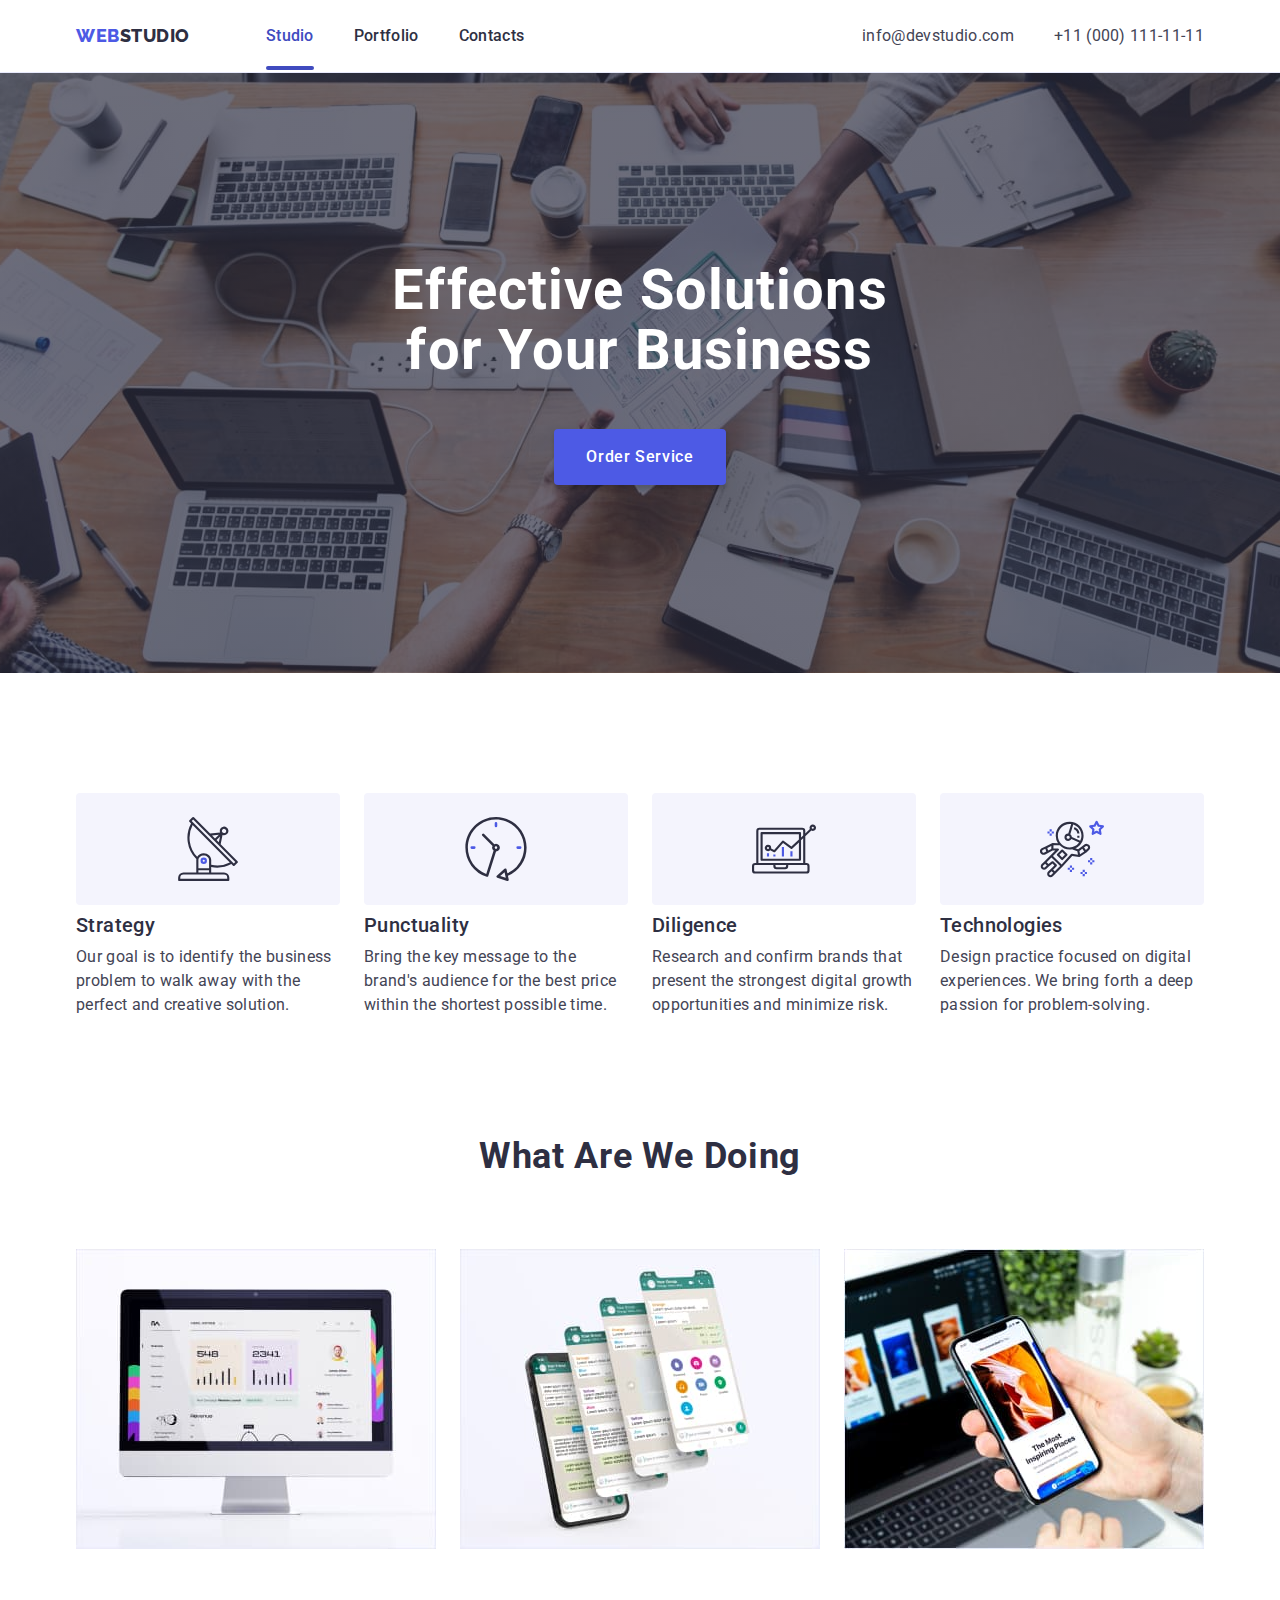
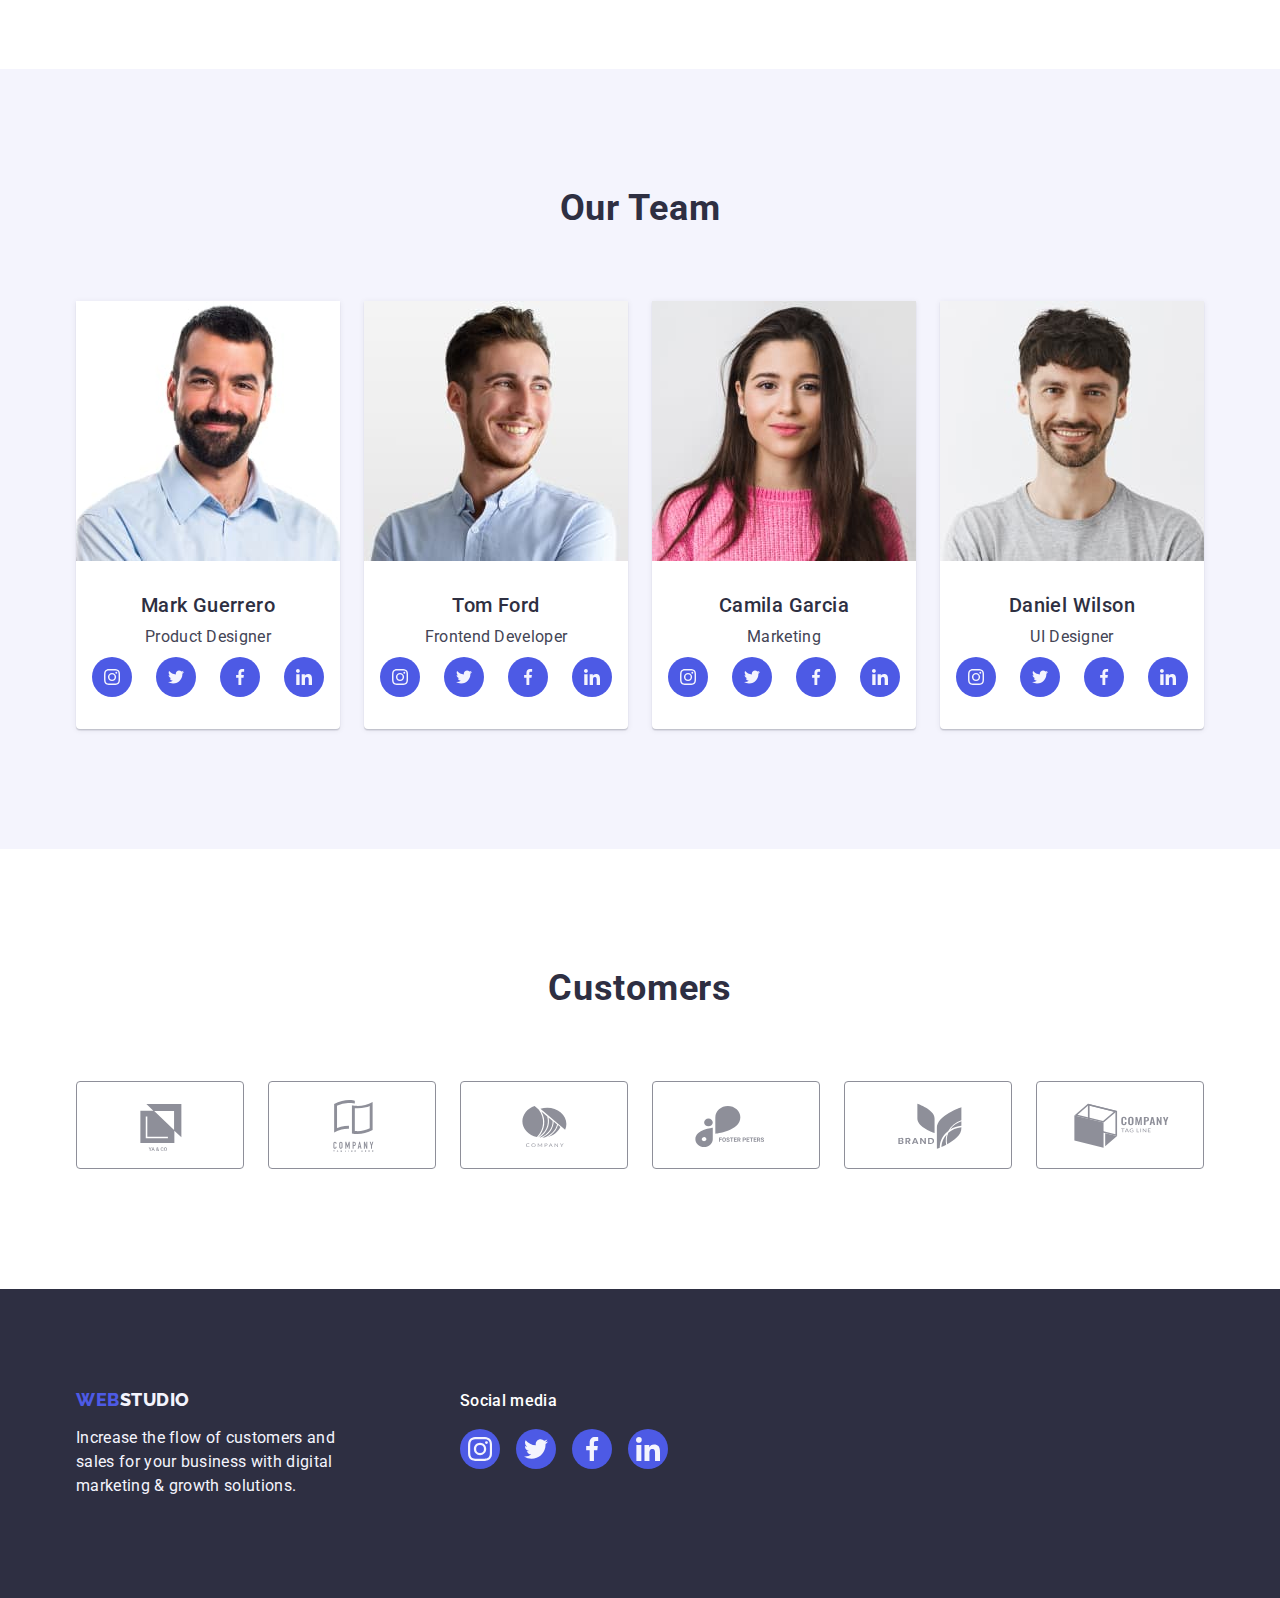
<file: index.html>
<!DOCTYPE html>
<html lang="en">
  <head>
    <meta charset="UTF-8" />
    <meta name="viewport" content="width=device-width, initial-scale=1.0" />
    <title>Студія</title>
    <link rel="preconnect" href="https://fonts.googleapis.com" />
    <link rel="preconnect" href="https://fonts.gstatic.com" crossorigin />
    <link
      href="https://fonts.googleapis.com/css2?family=Raleway:wght@800&family=Roboto:wght@400;500;700;900&display=swap"
      rel="stylesheet"
    />
    <link
      rel="stylesheet"
      href="https://cdnjs.cloudflare.com/ajax/libs/modern-normalize/2.0.0/modern-normalize.min.css"
    />
    <link rel="stylesheet" href="./css/styles.css" />
  </head>
  <body>
    <header class="header">
      <div class="container header-container">
        <nav class="header-nav">
          <a href="./index.html" class="logo link logo-header"
            >Web<span class="header-logo">Studio</span></a
          >
          <ul class="list menu">
            <li>
              <a href="./index.html" class="header-text link current">Studio</a>
            </li>
            <li>
              <a href="./portfolio.html" class="header-text link">Portfolio</a>
            </li>
            <li><a href="" class="header-text link">Contacts</a></li>
          </ul>
        </nav>
        <address class="mail-normal">
          <ul class="list menu">
            <li>
              <a href="mailto:info@devstudio.com" class="link contacts"
                >info@devstudio.com</a
              >
            </li>
            <li>
              <a href="tel:+110001111111" class="link contacts"
                >+11 (000) 111-11-11</a
              >
            </li>
          </ul>
        </address>
      </div>
    </header>
    <main>
      <section class="hero">
        <div class="container hero-container">
          <h1 class="hero-name">Effective Solutions for Your Business</h1>
          <button type="button" class="hero-btn" data-modal-open>
            Order Service
          </button>
        </div>
      </section>
      <section class="advanced">
        <div class="container">
          <h2 class="visually-hidden">Advanced</h2>
          <ul class="list advanced-list">
            <li class="item-list">
              <div class="advanced-item-top">
                <svg class="advanced-icon" width="64" height="64">
                  <use href="./images/icons.svg#icon-antenna"></use>
                </svg>
              </div>
              <h3 class="advanced-header">Strategy</h3>
              <p class="advanced-text">
                Our goal is to identify the business problem to walk away with
                the perfect and creative solution.
              </p>
            </li>
            <li class="item-list">
              <div class="advanced-item-top">
                <svg class="advanced-icon" width="64" height="64">
                  <use href="./images/icons.svg#icon-clock"></use>
                </svg>
              </div>
              <h3 class="advanced-header">Punctuality</h3>
              <p class="advanced-text">
                Bring the key message to the brand's audience for the best price
                within the shortest possible time.
              </p>
            </li>
            <li class="item-list">
              <div class="advanced-item-top">
                <svg class="advanced-icon" width="64" height="64">
                  <use href="./images/icons.svg#icon-diagram"></use>
                </svg>
              </div>
              <h3 class="advanced-header">Diligence</h3>
              <p class="advanced-text">
                Research and confirm brands that present the strongest digital
                growth opportunities and minimize risk.
              </p>
            </li>
            <li class="item-list">
              <div class="advanced-item-top">
                <svg class="advanced-icon" width="64" height="64">
                  <use href="./images/icons.svg#icon-astronaut"></use>
                </svg>
              </div>
              <h3 class="advanced-header">Technologies</h3>
              <p class="advanced-text">
                Design practice focused on digital experiences. We bring forth a
                deep passion for problem-solving.
              </p>
            </li>
          </ul>
        </div>
      </section>
      <section class="acting">
        <div class="container">
          <h2 class="second-header">What are we doing</h2>
          <ul class="list acting-list">
            <li class="acting-item">
              <img src="./images/computer.jpg" alt="computer" width="360" />
            </li>
            <li class="acting-item">
              <img src="./images/phone.jpg" alt="phone" width="360" />
            </li>
            <li class="acting-item">
              <img src="./images/notebook.jpg" alt="notebook" width="360" />
            </li>
          </ul>
        </div>
      </section>
      <section class="team">
        <div class="container">
          <h2 class="second-header">Our team</h2>
          <ul class="list team-list">
            <li class="team-back">
              <img src="./images/photo-mark.jpg" alt="photo-mark" width="264" />
              <div class="team-text">
                <h3 class="team-name">Mark Guerrero</h3>
                <p class="team-description">Product Designer</p>
                <ul class="team-icon-row">
                  <li class="team-icon-item">
                    <a href="" class="team-icon"
                      ><svg class="team-icon-svg" width="16" height="16">
                        <use
                          href="./images/icons.svg#icon-instagram"
                        ></use></svg
                    ></a>
                  </li>
                  <li class="team-icon-item">
                    <a href="" class="team-icon"
                      ><svg class="team-icon-svg" width="16" height="16">
                        <use href="./images/icons.svg#icon-twitter"></use></svg
                    ></a>
                  </li>
                  <li class="team-icon-item">
                    <a href="" class="team-icon"
                      ><svg class="team-icon-svg" width="16" height="16">
                        <use href="./images/icons.svg#icon-facebook"></use></svg
                    ></a>
                  </li>
                  <li class="team-icon-item">
                    <a href="" class="team-icon"
                      ><svg class="team-icon-svg" width="16" height="16">
                        <use href="./images/icons.svg#icon-linkedin"></use></svg
                    ></a>
                  </li>
                </ul>
              </div>
            </li>
            <li class="team-back">
              <img src="./images/photo-tom.jpg" alt="photo-tom" width="264" />
              <div class="team-text">
                <h3 class="team-name">Tom Ford</h3>
                <p class="team-description">Frontend Developer</p>

                <ul class="team-icon-row">
                  <li class="team-icon-item">
                    <a href="" class="team-icon"
                      ><svg class="team-icon-svg" width="16" height="16">
                        <use
                          href="./images/icons.svg#icon-instagram"
                        ></use></svg
                    ></a>
                  </li>
                  <li class="team-icon-item">
                    <a href="" class="team-icon"
                      ><svg class="team-icon-svg" width="16" height="16">
                        <use href="./images/icons.svg#icon-twitter"></use></svg
                    ></a>
                  </li>
                  <li class="team-icon-item">
                    <a href="" class="team-icon"
                      ><svg class="team-icon-svg" width="16" height="16">
                        <use href="./images/icons.svg#icon-facebook"></use></svg
                    ></a>
                  </li>
                  <li class="team-icon-item">
                    <a href="" class="team-icon"
                      ><svg class="team-icon-svg" width="16" height="16">
                        <use href="./images/icons.svg#icon-linkedin"></use></svg
                    ></a>
                  </li>
                </ul>
              </div>
            </li>
            <li class="team-back">
              <img
                src="./images/photo-camila.jpg"
                alt="photo-camila"
                width="264"
              />
              <div class="team-text">
                <h3 class="team-name">Camila Garcia</h3>
                <p class="team-description">Marketing</p>
                <ul class="team-icon-row">
                  <li class="team-icon-item">
                    <a href="" class="team-icon"
                      ><svg class="team-icon-svg" width="16" height="16">
                        <use
                          href="./images/icons.svg#icon-instagram"
                        ></use></svg
                    ></a>
                  </li>
                  <li class="team-icon-item">
                    <a href="" class="team-icon"
                      ><svg class="team-icon-svg" width="16" height="16">
                        <use href="./images/icons.svg#icon-twitter"></use></svg
                    ></a>
                  </li>
                  <li class="team-icon-item">
                    <a href="" class="team-icon"
                      ><svg class="team-icon-svg" width="16" height="16">
                        <use href="./images/icons.svg#icon-facebook"></use></svg
                    ></a>
                  </li>
                  <li class="team-icon-item">
                    <a href="" class="team-icon"
                      ><svg class="team-icon-svg" width="16" height="16">
                        <use href="./images/icons.svg#icon-linkedin"></use></svg
                    ></a>
                  </li>
                </ul>
              </div>
            </li>
            <li class="team-back">
              <img
                src="./images/photo-daniel.jpg"
                alt="photo-daniel"
                width="264"
              />
              <div class="team-text">
                <h3 class="team-name">Daniel Wilson</h3>
                <p class="team-description">UI Designer</p>
                <ul class="team-icon-row">
                  <li class="team-icon-item">
                    <a href="" class="team-icon"
                      ><svg class="team-icon-svg" width="16" height="16">
                        <use
                          href="./images/icons.svg#icon-instagram"
                        ></use></svg
                    ></a>
                  </li>
                  <li class="team-icon-item">
                    <a href="" class="team-icon"
                      ><svg class="team-icon-svg" width="16" height="16">
                        <use href="./images/icons.svg#icon-twitter"></use></svg
                    ></a>
                  </li>
                  <li class="team-icon-item">
                    <a href="" class="team-icon"
                      ><svg class="team-icon-svg" width="16" height="16">
                        <use href="./images/icons.svg#icon-facebook"></use></svg
                    ></a>
                  </li>
                  <li class="team-icon-item">
                    <a href="" class="team-icon"
                      ><svg class="team-icon-svg" width="16" height="16">
                        <use href="./images/icons.svg#icon-linkedin"></use></svg
                    ></a>
                  </li>
                </ul>
              </div>
            </li>
          </ul>
        </div>
      </section>
      <section class="customers">
        <div class="container">
          <h2 class="second-header">Customers</h2>

          <ul class="customers-icon-list">
            <li class="customers-icon-item">
              <a href="" class="customers-icon">
                <svg class="customers-icon-svg" width="104" height="56">
                  <use href="./images/icons.svg#icon-logo-client1"></use>
                </svg>
              </a>
            </li>
            <li class="customers-icon-item">
              <a href="" class="customers-icon">
                <svg class="customers-icon-svg" width="104" height="56">
                  <use href="./images/icons.svg#icon-logo-client2"></use>
                </svg>
              </a>
            </li>
            <li class="customers-icon-item">
              <a href="" class="customers-icon">
                <svg class="customers-icon-svg" width="104" height="56">
                  <use href="./images/icons.svg#icon-logo-client3"></use>
                </svg>
              </a>
            </li>
            <li class="customers-icon-item">
              <a href="" class="customers-icon">
                <svg class="customers-icon-svg" width="104" height="56">
                  <use href="./images/icons.svg#icon-logo-client4"></use>
                </svg>
              </a>
            </li>
            <li class="customers-icon-item">
              <a href="" class="customers-icon">
                <svg class="customers-icon-svg" width="104" height="56">
                  <use href="./images/icons.svg#icon-logo-client5"></use>
                </svg>
              </a>
            </li>
            <li class="customers-icon-item">
              <a href="" class="customers-icon">
                <svg class="customers-icon-svg" width="104" height="56">
                  <use href="./images/icons.svg#icon-logo-client6"></use>
                </svg>
              </a>
            </li>
          </ul>
        </div>
      </section>
    </main>
    <footer class="footer">
      <div class="container footer-container">
        <div class="footer-descr">
          <a href="./index.html" class="logo link logo-footer"
            >Web<span class="footer-logo">Studio</span></a
          >
          <p class="footer-text">
            Increase the flow of customers and sales for your business with
            digital marketing & growth solutions.
          </p>
        </div>
        <div class="footer-social">
          <p class="footer-social-text">Social media</p>
          <ul class="footer-social-list">
            <li class="footer-icon">
              <a href="" class="link footer-icon-link">
                <svg class="footer-icon-item" width="24" height="24">
                  <use href="./images/icons.svg#icon-instagram"></use></svg
              ></a>
            </li>
            <li class="footer-icon">
              <a href="" class="link footer-icon-link">
                <svg class="footer-icon-item" width="24" height="24">
                  <use href="./images/icons.svg#icon-twitter"></use></svg
              ></a>
            </li>
            <li class="footer-icon">
              <a href="" class="link footer-icon-link">
                <svg class="footer-icon-item" width="24" height="24">
                  <use href="./images/icons.svg#icon-facebook"></use></svg
              ></a>
            </li>
            <li class="footer-icon">
              <a href="" class="link footer-icon-link">
                <svg class="footer-icon-item" width="24" height="24">
                  <use href="./images/icons.svg#icon-linkedin"></use></svg
              ></a>
            </li>
          </ul>
        </div>
      </div>
    </footer>
    <div class="backdrop is-hidden" data-modal>
      <div class="modal">
        <button type="button" class="modal-close-btn" data-modal-close>
          <svg class="modal-close-svg" width="8" height="8">
            <use href="./images/icons.svg#icon-close-black"></use>
          </svg>
        </button>
      </div>
    </div>
    <script src="./js/modal.js"></script>
  </body>
</html>
</file>
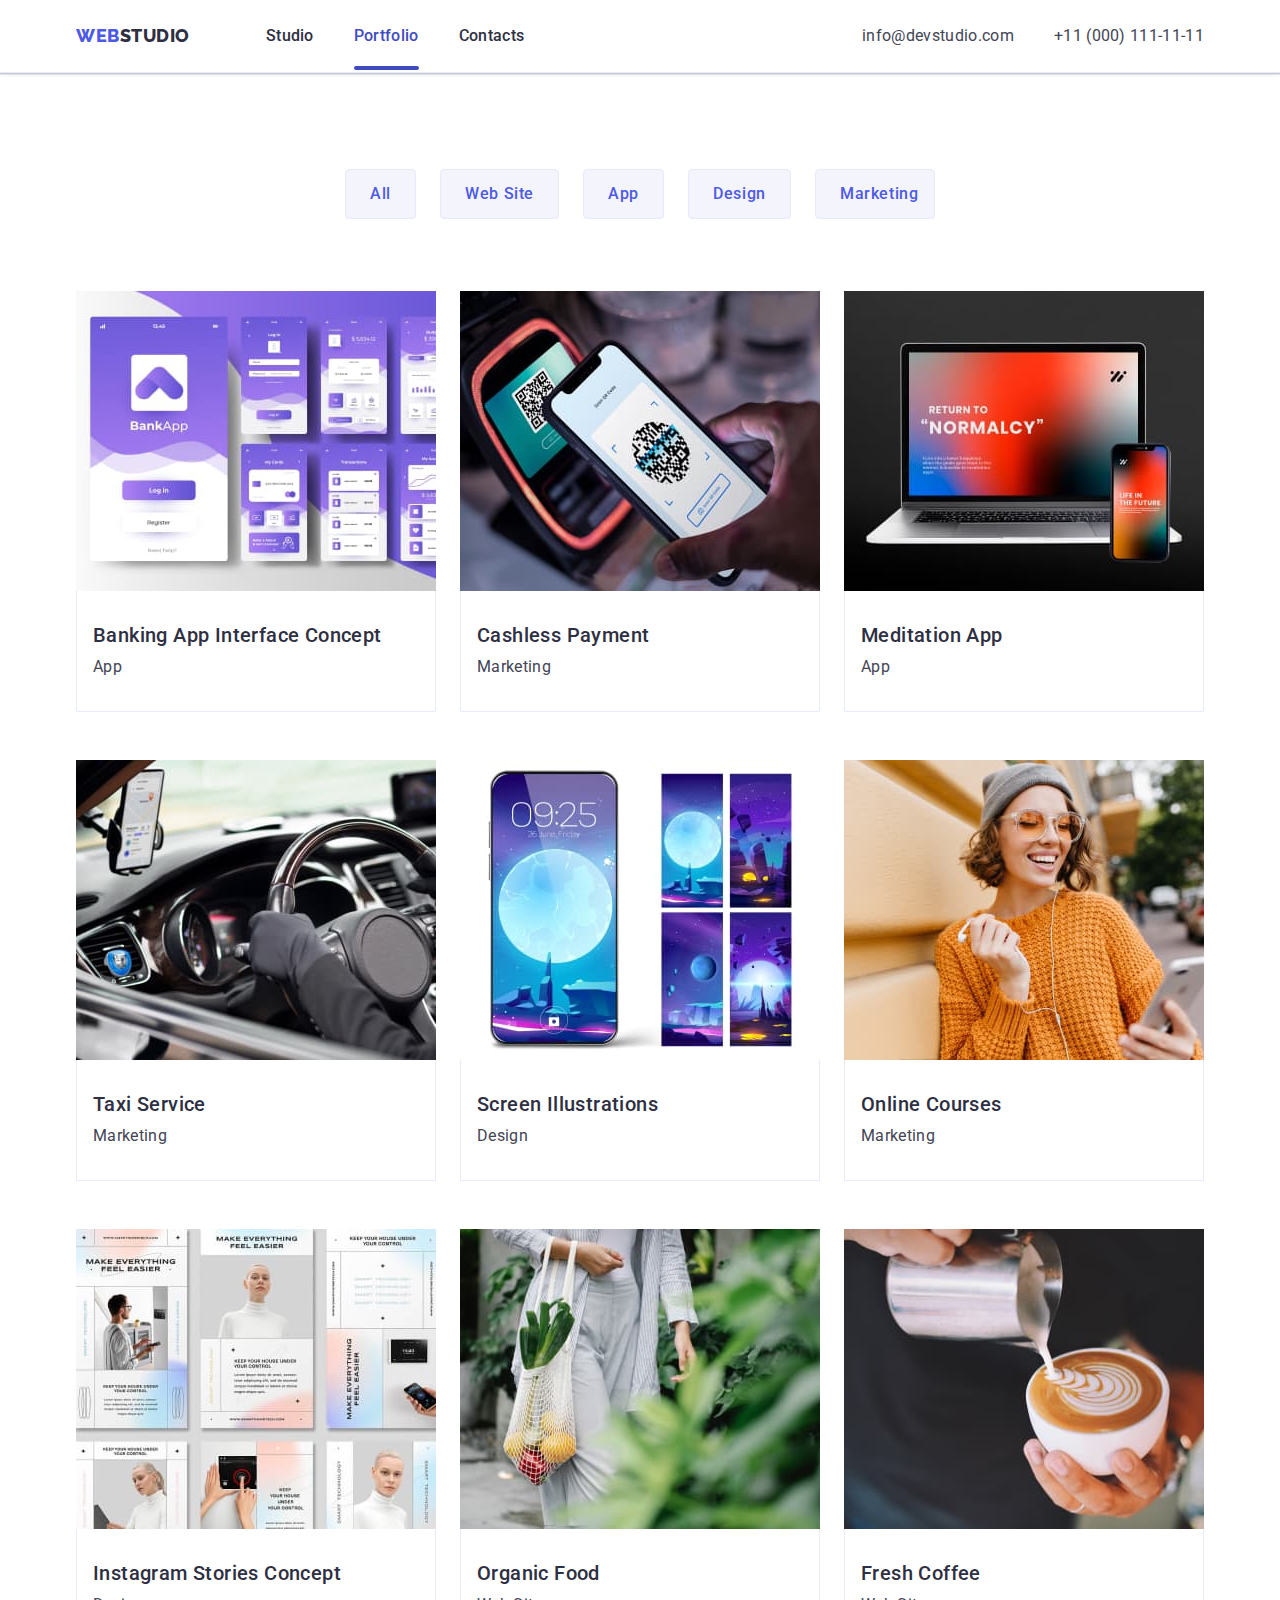
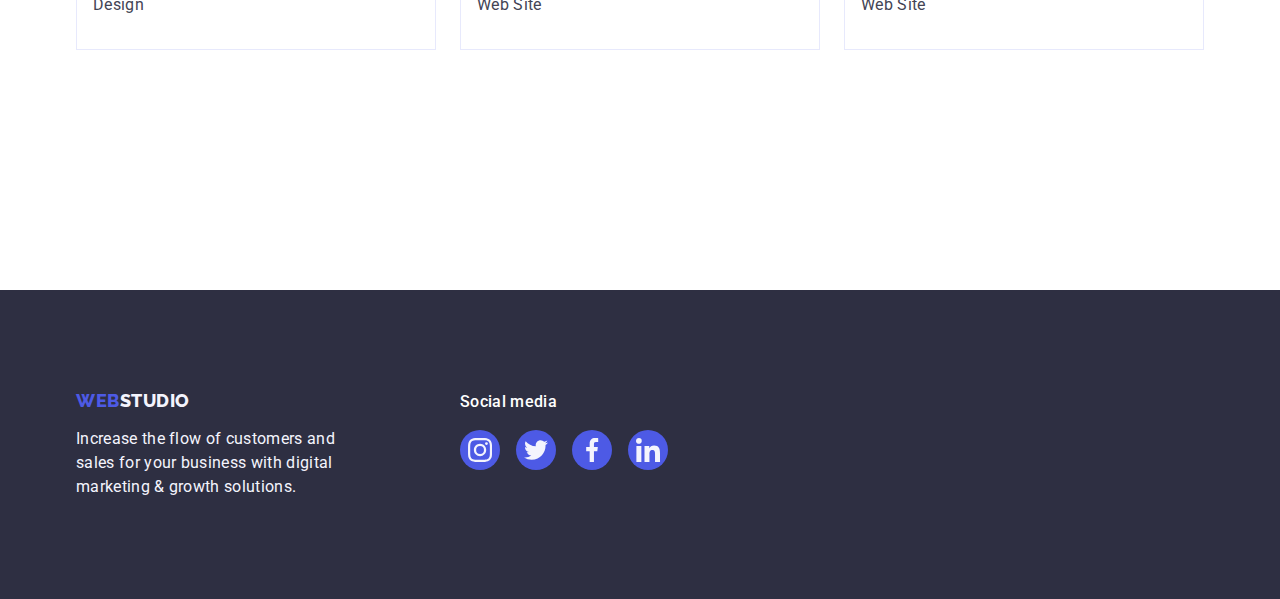
<file: portfolio.html>
<!DOCTYPE html>
<html lang="en">
  <head>
    <meta charset="UTF-8" />
    <meta name="viewport" content="width=device-width, initial-scale=1.0" />
    <title>Портфоліо</title>
    <link rel="preconnect" href="https://fonts.googleapis.com" />
    <link rel="preconnect" href="https://fonts.gstatic.com" crossorigin />
    <link
      href="https://fonts.googleapis.com/css2?family=Raleway:wght@800&family=Roboto:wght@400;500;700;900&display=swap"
      rel="stylesheet"
    />
    <link
      rel="stylesheet"
      href="https://cdnjs.cloudflare.com/ajax/libs/modern-normalize/2.0.0/modern-normalize.min.css"
    />
    <link rel="stylesheet" href="./css/styles.css" />
  </head>
  <body>
    <header class="header">
      <div class="container header-container">
        <nav class="header-nav">
          <a href="./index.html" class="logo link logo-header"
            >Web<span class="header-logo">Studio</span></a
          >
          <ul class="list menu">
            <li><a href="./index.html" class="header-text link">Studio</a></li>
            <li>
              <a href="./portfolio.html" class="header-text link current"
                >Portfolio</a
              >
            </li>
            <li><a href="" class="header-text link">Contacts</a></li>
          </ul>
        </nav>
        <address class="mail-normal">
          <ul class="list menu">
            <li>
              <a href="mailto:info@devstudio.com" class="link contacts"
                >info@devstudio.com</a
              >
            </li>
            <li>
              <a href="tel:+110001111111" class="link contacts"
                >+11 (000) 111-11-11</a
              >
            </li>
          </ul>
        </address>
      </div>
    </header>
    <main>
      <section class="portfolio">
        <div class="container">
          <h1 class="visually-hidden">Cards</h1>

          <ul class="list menu-list">
            <li><button type="button" class="list-btn">All</button></li>
            <li><button type="button" class="list-btn">Web Site</button></li>
            <li><button type="button" class="list-btn">App</button></li>
            <li><button type="button" class="list-btn">Design</button></li>
            <li><button type="button" class="list-btn">Marketing</button></li>
          </ul>
          <ul class="list cards">
            <li class="cards-item">
              <a href="" class="cards-link link">
                <div class="cards-cover-wrap">
                  <img
                    src="./images/banking.jpg"
                    alt="banking-app"
                    width="360"
                  />

                  <p class="cards-cover">
                    14 Stylish and User-Friendly App Design Concepts · Task
                    Manager App · Calorie Tracker App · Exotic Fruit Ecommerce
                    App · Cloud Storage App
                  </p>
                </div>
                <div class="cards-size">
                  <h2 class="cards-names">Banking App Interface Concept</h2>
                  <p class="cards-description">App</p>
                </div>
              </a>
            </li>
            <li class="cards-item">
              <a href="" class="cards-link link">
                <div class="cards-cover-wrap">
                  <img
                    src="./images/cashless-payment.jpg"
                    alt="cashless-payment"
                    width="360"
                  />

                  <p class="cards-cover">
                    14 Stylish and User-Friendly App Design Concepts · Task
                    Manager App · Calorie Tracker App · Exotic Fruit Ecommerce
                    App · Cloud Storage App
                  </p>
                </div>
                <div class="cards-size">
                  <h2 class="cards-names">Cashless Payment</h2>
                  <p class="cards-description">Marketing</p>
                </div>
              </a>
            </li>
            <li class="cards-item">
              <a href="" class="cards-link link">
                <div class="cards-cover-wrap">
                  <img
                    src="./images/meditation-app.jpg"
                    alt="meditation-app"
                    width="360"
                  />

                  <p class="cards-cover">
                    14 Stylish and User-Friendly App Design Concepts · Task
                    Manager App · Calorie Tracker App · Exotic Fruit Ecommerce
                    App · Cloud Storage App
                  </p>
                </div>
                <div class="cards-size">
                  <h2 class="cards-names">Meditation App</h2>
                  <p class="cards-description">App</p>
                </div></a
              >
            </li>
            <li class="cards-item">
              <a href="" class="cards-link link">
                <div class="cards-cover-wrap">
                  <img src="./images/taxi.jpg" alt="taxi-app" width="360" />

                  <p class="cards-cover">
                    14 Stylish and User-Friendly App Design Concepts · Task
                    Manager App · Calorie Tracker App · Exotic Fruit Ecommerce
                    App · Cloud Storage App
                  </p>
                </div>
                <div class="cards-size">
                  <h2 class="cards-names">Taxi Service</h2>
                  <p class="cards-description">Marketing</p>
                </div></a
              >
            </li>
            <li class="cards-item">
              <a href="" class="cards-link link">
                <div class="cards-cover-wrap">
                  <img
                    src="./images/illustrations.jpg"
                    alt="screen-illustrations"
                    width="360"
                  />

                  <p class="cards-cover">
                    14 Stylish and User-Friendly App Design Concepts · Task
                    Manager App · Calorie Tracker App · Exotic Fruit Ecommerce
                    App · Cloud Storage App
                  </p>
                </div>
                <div class="cards-size">
                  <h2 class="cards-names">Screen Illustrations</h2>
                  <p class="cards-description">Design</p>
                </div></a
              >
            </li>
            <li class="cards-item">
              <a href="" class="cards-link link">
                <div class="cards-cover-wrap">
                  <img
                    src="./images/courses.jpg"
                    alt="online-courses"
                    width="360"
                  />

                  <p class="cards-cover">
                    14 Stylish and User-Friendly App Design Concepts · Task
                    Manager App · Calorie Tracker App · Exotic Fruit Ecommerce
                    App · Cloud Storage App
                  </p>
                </div>
                <div class="cards-size">
                  <h2 class="cards-names">Online Courses</h2>
                  <p class="cards-description">Marketing</p>
                </div></a
              >
            </li>
            <li class="cards-item">
              <a href="" class="cards-link link">
                <div class="cards-cover-wrap">
                  <img
                    src="./images/inst-concept.jpg"
                    alt="inst-concept"
                    width="360"
                  />

                  <p class="cards-cover">
                    14 Stylish and User-Friendly App Design Concepts · Task
                    Manager App · Calorie Tracker App · Exotic Fruit Ecommerce
                    App · Cloud Storage App
                  </p>
                </div>
                <div class="cards-size">
                  <h2 class="cards-names">Instagram Stories Concept</h2>
                  <p class="cards-description">Design</p>
                </div></a
              >
            </li>
            <li class="cards-item">
              <a href="" class="cards-link link">
                <div class="cards-cover-wrap">
                  <img src="./images/org-food.jpg" alt="org-food" width="360" />

                  <p class="cards-cover">
                    14 Stylish and User-Friendly App Design Concepts · Task
                    Manager App · Calorie Tracker App · Exotic Fruit Ecommerce
                    App · Cloud Storage App
                  </p>
                </div>
                <div class="cards-size">
                  <h2 class="cards-names">Organic Food</h2>
                  <p class="cards-description">Web Site</p>
                </div></a
              >
            </li>
            <li class="cards-item">
              <a href="" class="cards-link link">
                <div class="cards-cover-wrap">
                  <img
                    src="./images/fresh-coffee.jpg"
                    alt="fresh-coffee"
                    width="360"
                  />
                  <p class="cards-cover">
                    14 Stylish and User-Friendly App Design Concepts · Task
                    Manager App · Calorie Tracker App · Exotic Fruit Ecommerce
                    App · Cloud Storage App
                  </p>
                </div>
                <div class="cards-size">
                  <h2 class="cards-names">Fresh Coffee</h2>
                  <p class="cards-description">Web Site</p>
                </div></a
              >
            </li>
          </ul>
        </div>
      </section>
    </main>
    <footer class="footer">
      <div class="container footer-container">
        <div class="footer-descr">
          <a href="./index.html" class="logo link logo-footer"
            >Web<span class="footer-logo">Studio</span></a
          >
          <p class="footer-text">
            Increase the flow of customers and sales for your business with
            digital marketing & growth solutions.
          </p>
        </div>
        <div class="footer-social">
          <p class="footer-social-text">Social media</p>
          <ul class="footer-social-list">
            <li class="footer-icon">
              <a href="" class="link footer-icon-link">
                <svg class="footer-icon-item" width="24" height="24">
                  <use href="./images/icons.svg#icon-instagram"></use></svg
              ></a>
            </li>
            <li class="footer-icon">
              <a href="" class="link footer-icon-link">
                <svg class="footer-icon-item" width="24" height="24">
                  <use href="./images/icons.svg#icon-twitter"></use></svg
              ></a>
            </li>
            <li class="footer-icon">
              <a href="" class="link footer-icon-link">
                <svg class="footer-icon-item" width="24" height="24">
                  <use href="./images/icons.svg#icon-facebook"></use></svg
              ></a>
            </li>
            <li class="footer-icon">
              <a href="" class="link footer-icon-link">
                <svg class="footer-icon-item" width="24" height="24">
                  <use href="./images/icons.svg#icon-linkedin"></use></svg
              ></a>
            </li>
          </ul>
        </div>
      </div>
    </footer>
  </body>
</html>
</file>
<file: css/styles.css>
:root {
  --primary-brand: #4d5ae5;
  --presssed-state: #404bbf;
  --dark: #2e2f42;
  --text: #434455;
  --accent: #e7e9fc;
  --light: #f4f4fd;
  --white-background: #ffffff;
}

body {
  font-family: "Roboto", sans-serif;
  color: var(--text);
  background: var(--white-background);
  margin: 0;
}
p,
h1,
h2,
h3,
h4,
h5,
h6 {
  margin-top: 0;
  margin-bottom: 0;
}

ul {
  list-style-type: none;
  margin-top: 0;
  margin-bottom: 0;
  padding-left: 0;
}
img {
  display: block;
}
.link {
  text-decoration: none;
}
.list {
  list-style: none;
}

.container {
  width: 1158px;
  margin: 0 auto;
  padding: 0 15px;
}
/*------------HEADER-----------*/
.header {
  border-bottom: 1px solid var(--accent);
  box-shadow: 0px 1px 6px 0px rgba(46, 47, 66, 0.08),
    0px 1px 1px 0px rgba(46, 47, 66, 0.16),
    0px 2px 1px 0px rgba(46, 47, 66, 0.08);
}
.header-container {
  display: flex;
}
.header-nav {
  display: flex;
  align-items: center;
}
.menu {
  display: flex;
  gap: 40px;
}
.logo {
  font-family: "Raleway", sans-serif;
  color: var(--primary-brand);
  font-size: 18px;
  font-weight: 800;
  line-height: 1.17;
  letter-spacing: 0.03em;
  text-transform: uppercase;
}
.logo-header {
  margin-right: 76px;
  padding: 24px 0;
}
.header-logo {
  color: var(--dark);
}

.header-text {
  color: var(--dark);
  font-size: 16px;
  font-weight: 500;
  line-height: 1.5;
  letter-spacing: 0.02em;
  padding: 24px 0;
  transition: color 250ms cubic-bezier(0.4, 0, 0.2, 1);
}
.header-text:hover,
.header-text:focus {
  color: var(--presssed-state);
}
.current {
  color: var(--presssed-state);
  position: relative;
}
.current::after {
  content: "";
  display: block;
  width: 100%;
  height: 4px;
  position: absolute;
  left: 0;
  bottom: -1px;
  border-radius: 2px;
  background-color: var(--presssed-state);
}
.mail-normal {
  font-style: normal;
  margin-left: auto;
  padding: 24px 0;
}
.contacts {
  color: var(--text);
  font-size: 16px;
  line-height: 1.5;
  letter-spacing: 0.02em;
  transition: color 250ms cubic-bezier(0.4, 0, 0.2, 1);
}

.contacts:hover,
.contacts:focus {
  color: var(--presssed-state);
}
/*------------BODY-----------*/

/*------------HERO-----------*/

.hero {
  padding: 188px 0;
  background: var(--dark);
  background-image: linear-gradient(
      rgba(46, 47, 66, 0.7),
      rgba(46, 47, 66, 0.7)
    ),
    url(../images/hero-bg.jpg);
  background-repeat: no-repeat;
  background-position: center;
  background-size: cover;
  max-width: 1440px;
}
.hero-container {
  display: flex;
  flex-direction: column;
  align-items: center;
}
.hero-name {
  color: var(--white-background);
  text-align: center;
  font-size: 56px;
  line-height: 1.07;
  letter-spacing: 0.02em;
  max-width: 496px;
  margin-bottom: 48px;
}
.hero-btn {
  color: var(--white-background);
  font-family: inherit;
  font-size: 16px;
  font-weight: 500;
  line-height: 1.5;
  border: none;
  letter-spacing: 0.04em;
  background-color: var(--primary-brand);
  cursor: pointer;
  min-width: 169px;
  border: none;
  border-radius: 4px;
  box-shadow: 0px 4px 4px 0px rgba(0, 0, 0, 0.15);
  padding: 16px 32px;
  margin: 0 auto;
  transition: background-color 250ms cubic-bezier(0.4, 0, 0.2, 1);
}
.hero-btn:hover,
.hero-btn:focus {
  background-color: var(--presssed-state);
}
/*------------SECTION1-----------*/
.advanced {
  padding: 120px 0;
}
.advanced-list {
  display: flex;
  gap: 24px;
}
.item-list {
  width: calc((100% - 72px) / 4);
}
.advanced-item-top {
  width: 100%;
  height: 112px;
  display: flex;
  background-color: var(--light);
  justify-content: center;
  align-items: center;
  margin-bottom: 8px;
  border-radius: 4px;
}

.advanced-header {
  color: var(--dark);
  font-size: 20px;
  font-weight: 500;
  line-height: 1.2;
  letter-spacing: 0.02em;
  margin-bottom: 8px;
}
.advanced-text {
  font-size: 16px;
  line-height: 1.5;
  letter-spacing: 0.02em;
}

.visually-hidden {
  position: absolute;
  width: 1px;
  height: 1px;
  margin: -1px;
  border: 0;
  padding: 0;
  white-space: nowrap;
  clip-path: inset(100%);
  clip: rect(0 0 0 0);
  overflow: hidden;
}

/*------------SECTION2-----------*/
.acting {
  padding-bottom: 120px;
}
.acting-list {
  display: flex;
  gap: 24px;
}
.second-header {
  color: var(--dark);
  text-align: center;
  font-size: 36px;
  line-height: 1.11;
  letter-spacing: 0.02em;
  text-transform: capitalize;
  margin-bottom: 72px;
}
.acting-item {
  width: calc((100% - 48px) / 3);
}
/*------------SECTION3-----------*/

.team {
  background: var(--light);
  padding: 120px 0;
}
.team-list {
  display: flex;
  gap: 24px;
}
.team-name {
  color: var(--dark);
  text-align: center;
  font-size: 20px;
  font-weight: 500;
  line-height: 1.2;
  letter-spacing: 0.02em;
  margin-bottom: 8px;
}

.team-description {
  font-size: 16px;
  text-align: center;
  line-height: 1.5;
  letter-spacing: 0.02em;
  margin-bottom: 8px;
}
.team-text {
  padding: 32px 0;
}
.team-back {
  background: var(--white-background);
  width: calc((100% - 72px) / 4);
  border-radius: 0px 0px 4px 4px;
  box-shadow: 0px 2px 1px 0px rgba(46, 47, 66, 0.08),
    0px 1px 1px 0px rgba(46, 47, 66, 0.16),
    0px 1px 6px 0px rgba(46, 47, 66, 0.08);
}
.team-icon-row {
  display: flex;
  gap: 24px;
  justify-content: center;
}
.team-icon-item {
  width: 40px;
  height: 40px;
}
.team-icon {
  width: 100%;
  height: 100%;
  border-radius: 50%;
  background-color: var(--primary-brand);
  display: flex;
  justify-content: center;
  align-items: center;
  transition: background-color 250ms cubic-bezier(0.4, 0, 0.2, 1);
}
.team-icon-svg {
  fill: var(--light);
}
.team-icon:hover,
.team-icon:focus {
  background-color: var(--presssed-state);
}
/*------------SECTION4-----------*/
.customers {
  padding: 120px 0;
}
.customers-icon-list {
  display: flex;
  gap: 24px;
  justify-content: center;
}
.customers-icon-item {
  width: calc((100% - 120px) / 6);
  height: 88px;
}
.customers-icon {
  width: 100%;
  height: 100%;
  border-radius: 4px;
  border: 1px solid #8e8f99;
  display: flex;
  justify-content: center;
  align-items: center;
  color: #8e8f99;
  transition: color 250ms cubic-bezier(0.4, 0, 0.2, 1),
    border-color 250ms cubic-bezier(0.4, 0, 0.2, 1);
}
.customers-icon-svg {
  fill: currentColor;
}
.customers-icon:hover,
.customers-icon:focus {
  color: var(--presssed-state);
  border-color: var(--presssed-state);
}
/*------------FOOTER-----------*/
.footer {
  background: var(--dark);
  padding: 100px 0;
}
.footer-logo {
  color: var(--light);
}
.footer-text {
  color: var(--light);
  font-size: 16px;
  line-height: 1.5;
  letter-spacing: 0.02em;
  max-width: 264px;
}
.footer-container {
  display: flex;
  align-items: baseline;
}
.footer-descr {
  margin-right: 120px;
}
.logo-footer {
  display: inline-block;
  margin-bottom: 16px;
}
/*.footer-social {
}*/

.footer-social-text {
  color: var(--white-background);
  font-size: 16px;
  font-weight: 500;
  line-height: 1.5;
  letter-spacing: 0.02em;
  margin-bottom: 16px;
}
.footer-social-list {
  display: flex;
  gap: 16px;
  justify-content: center;
}
.footer-icon {
  width: 40px;
  height: 40px;
}
.footer-icon-link {
  width: 100%;
  height: 100%;
  border-radius: 50%;
  background-color: var(--primary-brand);
  display: flex;
  justify-content: center;
  align-items: center;
  transition: background-color 250ms cubic-bezier(0.4, 0, 0.2, 1);
}

.footer-icon-item {
  fill: var(--light);
}
.footer-icon-link:hover,
.footer-icon-link:focus {
  background-color: #31d0aa;
}
/*------------PORTFOLIO-----------*/
.portfolio {
  padding-top: 96px;
  padding-bottom: 120px;
}

.menu-list {
  display: flex;
  justify-content: center;
  gap: 24px;
  margin-bottom: 72px;
}
.visually-hidden {
  position: absolute;
  width: 1px;
  height: 1px;
  margin: -1px;
  border: 0;
  padding: 0;
  white-space: nowrap;
  clip-path: inset(100%);
  clip: rect(0 0 0 0);
  overflow: hidden;
}
.list-btn {
  background-color: var(--light);
  color: var(--primary-brand);
  text-align: center;
  font-family: inherit;
  font-size: 16px;
  font-weight: 500;
  line-height: 1.5;
  letter-spacing: 0.04em;
  cursor: pointer;
  border: none;
  padding: 12px 24px;
  border-radius: 4px;
  border: 1px solid var(--accent);
  align-items: center;
  max-width: 120px;
  transition: background-color 250ms cubic-bezier(0.4, 0, 0.2, 1),
    color 250ms cubic-bezier(0.4, 0, 0.2, 1),
    border-color 250ms cubic-bezier(0.4, 0, 0.2, 1),
    box-shadow 250ms cubic-bezier(0.4, 0, 0.2, 1);
}

.list-btn:hover,
.list-btn:focus {
  background-color: var(--presssed-state);
  color: var(--white-background);
  border-color: transparent;
  box-shadow: 0px 2px 2px 0px rgba(0, 0, 0, 0.12),
    0px 2px 1px 0px rgba(0, 0, 0, 0.08), 0px 3px 1px 0px rgba(0, 0, 0, 0.1);
}
.cards {
  display: flex;
  flex-wrap: wrap;
  row-gap: 48px;
  column-gap: 24px;
  padding-bottom: 120px;
}
.cards-item {
  width: calc((100% - 48px) / 3);
}

.cards-link {
  transition: box-shadow 250ms cubic-bezier(0.4, 0, 0.2, 1);
  display: block;
}
.cards-link:hover,
.cards-link:focus {
  box-shadow: 0px 1px 6px rgba(46, 47, 66, 0.08),
    0px 1px 1px rgba(46, 47, 66, 0.16), 0px 2px 1px rgba(46, 47, 66, 0.08);
}
.cards-cover-wrap {
  position: relative;
  overflow: hidden;
}
.cards-cover {
  position: absolute;
  top: 0;
  color: var(--light);
  font-size: 16px;
  line-height: 1.5; /* 150% */
  letter-spacing: 0.02em;
  width: 100%;
  height: 100%;
  background-color: var(--primary-brand);
  padding: 40px 32px;
  transform: translateY(100%);
  transition: transform 250ms cubic-bezier(0.4, 0, 0.2, 1);
}
.cards-link:hover .cards-cover,
.cards-link:focus .cards-cover {
  transform: translateY(0%);
}

.cards-names {
  color: var(--dark);
  font-size: 20px;
  font-weight: 500;
  line-height: 1.2;
  letter-spacing: 0.02em;
  margin-bottom: 8px;
}
.cards-description {
  color: var(--text);
  font-size: 16px;
  line-height: 1.5;
  letter-spacing: 0.02em;
}
.cards-size {
  padding: 32px 16px;
  border: 1px solid var(--accent);
  border-top: none;
  transition: border 250ms cubic-bezier(0.4, 0, 0.2, 1),
    box-shadow 250ms cubic-bezier(0.4, 0, 0.2, 1);
}
.cards-size:hover {
  border: 1px solid var(--light);
  box-shadow: 0px 2px 1px 0px rgba(46, 47, 66, 0.08),
    0px 1px 1px 0px rgba(46, 47, 66, 0.16),
    0px 1px 6px 0px rgba(46, 47, 66, 0.08);
}

/*------------BACKDROP-----------*/
.backdrop {
  position: fixed;
  width: 100%;
  height: 100%;
  background: rgba(46, 47, 66, 0.4);
  top: 0;
  transition: opacity 250ms cubic-bezier(0.4, 0, 0.2, 1),
    visibility 250ms cubic-bezier(0.4, 0, 0.2, 1);
}
.modal {
  position: absolute;
  width: 408px;
  min-height: 584px;
  top: 50%;
  left: 50%;
  transform: translate(-50%, -50%) scale(1);
  border-radius: 4px;
  background-color: #fcfcfc;
  box-shadow: 0px 2px 1px 0px rgba(0, 0, 0, 0.2),
    0px 1px 3px 0px rgba(0, 0, 0, 0.12), 0px 1px 1px 0px rgba(0, 0, 0, 0.14);
  transition: transform 250ms cubic-bezier(0.4, 0, 0.2, 1);
}
.backdrop.is-hidden .modal {
  transform: translate(-50%, -50%) scale(0);
}
.modal-close-btn {
  position: absolute;
  top: 24px;
  right: 24px;
  border: none;
  width: 24px;
  height: 24px;
  border: 1px solid rgba(0, 0, 0, 0.1);
  border-radius: 50%;
  background-color: var(--accent);
  display: flex;
  justify-content: center;
  align-items: center;
  fill: var(--dark);
  padding: 0;
  cursor: pointer;
  transition: background-color 250ms cubic-bezier(0.4, 0, 0.2, 1),
    border 250ms cubic-bezier(0.4, 0, 0.2, 1);
}
.modal-close-btn:hover,
.modal-close-btn:focus {
  border: none;
  background-color: var(--presssed-state);
  fill: var(--white-background);
}
.modal-close-svg {
  transition: fill 250ms cubic-bezier(0.4, 0, 0.2, 1);
}
.is-hidden {
  opacity: 0;
  visibility: hidden;
  pointer-events: none;
}
</file>
